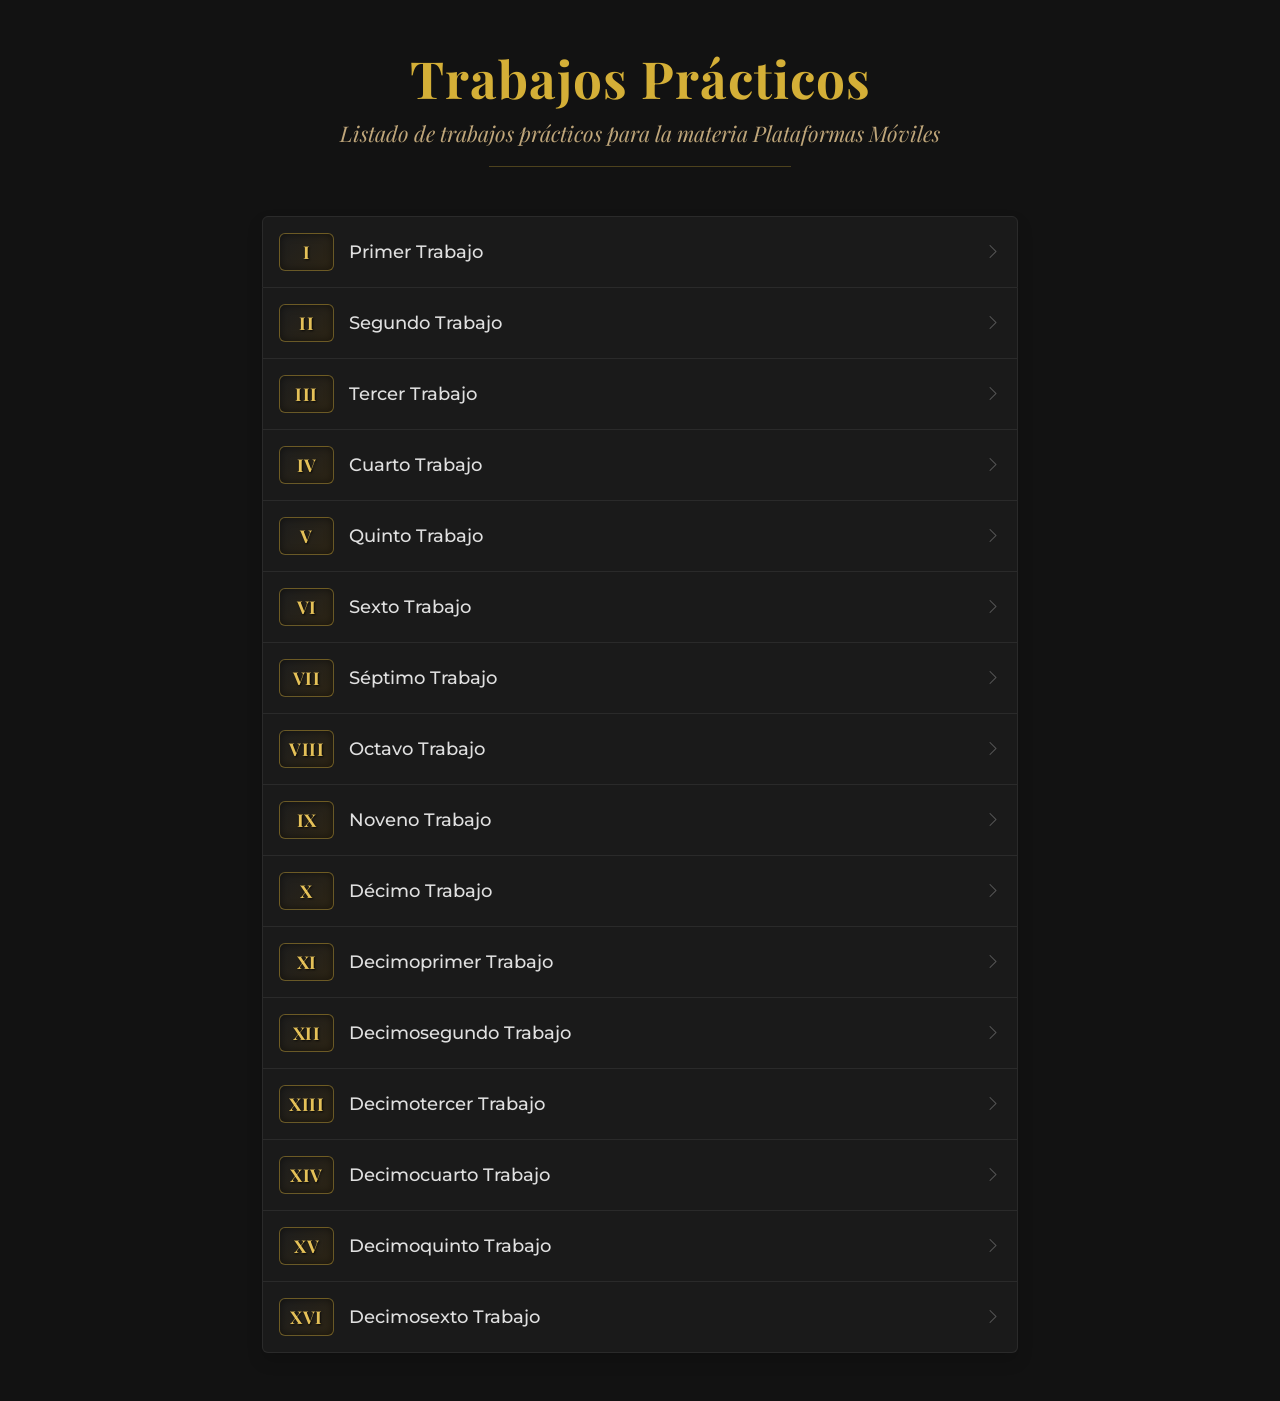
<file: index.html>
<!DOCTYPE html>
<html lang="es">
<head>
  <meta charset="UTF-8">
  <meta name="viewport" content="width=device-width, initial-scale=1.0">
  <title>Trabajos Prácticos - Plataformas Móviles</title>
  
  <link href="https://cdn.jsdelivr.net/npm/bootstrap@5.3.3/dist/css/bootstrap.min.css" rel="stylesheet">
  
  <link rel="preconnect" href="https://fonts.googleapis.com">
  <link rel="preconnect" href="https://fonts.gstatic.com" crossorigin>
  <link href="https://fonts.googleapis.com/css2?family=Montserrat:wght@400;500;600&family=Playfair+Display:ital,wght@0,600;0,700;1,400&display=swap" rel="stylesheet">
  
  <link rel="stylesheet" href="https://cdn.jsdelivr.net/npm/bootstrap-icons@1.11.3/font/bootstrap-icons.min.css">

  <style>
    /* Diseño de colores oscuros y dorado */
    body {
      background-color: #121212; 
      color: #e0e0e0; 
      font-family: 'Montserrat', sans-serif;
    }
    
    /* Tipografía elegante para títulos sin ser exagerada */
    .elegant-title {
      font-family: 'Playfair Display', serif;
      color: #d4af37;
      font-size: 3.2rem; /* Un toque más grande */
      letter-spacing: 1px;
    }

    .elegant-subtitle {
      font-family: 'Playfair Display', serif;
      font-style: italic;
      color: #bfa67a; 
      font-size: 1.35rem; /* Un toque más grande */
    }

    /* Estilos para las filas de trabajos */
    .tp-list-item {
      background-color: #1a1a1a !important; 
      border-color: #2a2a2a !important; 
      color: #e0e0e0 !important;
      font-weight: 500;
      font-size: 1.15rem; /* Un toque más grande para los nombres de los trabajos */
      transition: all 0.3s ease-in-out;
    }

    /* Efecto Hover */
    .tp-list-item:hover {
      background-color: #222222 !important;
      border-color: #d4af37 !important; /* El borde se ilumina en dorado */
      color: #ffffff !important;
      padding-left: 28px; /* Desplazamiento sutil a la derecha */
    }
    
    /* Animación para la flecha del lateral */
    .tp-list-item:hover .bi-chevron-right {
      color: #d4af37 !important;
      transform: translateX(5px);
    }

    .bi-chevron-right {
      transition: all 0.3s ease;
      font-size: 1rem;
      color: #555;
    }

    /* Contenedor diseñado para los números romanos */
    .roman-container {
      display: inline-flex;
      align-items: center;
      justify-content: center;
      min-width: 55px; /* Mantiene la alineación vertical perfecta */
      height: 38px;
      background: linear-gradient(135deg, #1e1e1e, #2d2515);
      border: 1px solid rgba(212, 175, 55, 0.4);
      border-radius: 6px;
      margin-right: 15px;
      box-shadow: inset 0 0 8px rgba(0,0,0,0.5);
      transition: all 0.3s ease;
    }

    /* Reacción del número romano al pasar el mouse */
    .tp-list-item:hover .roman-container {
      border-color: #d4af37;
      background: linear-gradient(135deg, #251f12, #3a301a);
      box-shadow: 0 0 10px rgba(214, 175, 55, 0.2);
    }

    .roman-number {
      font-family: 'Playfair Display', serif;
      color: #e5c158; /* Dorado más vivo para que resalte */
      font-weight: 700;
      font-size: 1.1rem;
      letter-spacing: 0.5px;
      text-shadow: 1px 1px 2px rgba(0, 0, 0, 0.8);
    }
  </style>
</head>
<body>

  <div class="container my-5" style="max-width: 780px;">
    
    <header class="text-center mb-5">
      <h1 class="fw-bold elegant-title mb-2">Trabajos Prácticos</h1>
      <p class="elegant-subtitle">Listado de trabajos prácticos para la materia Plataformas Móviles</p>
      <hr style="border-color: #d4af37; opacity: 0.3; width: 40%; margin: 15px auto 0 auto; height: 2px;">
    </header>

    <main>
      <div class="list-group shadow">
        
        <a href="tp-1/" class="list-group-item list-group-item-action tp-list-item py-3 d-flex align-items-center justify-content-between">
          <div class="d-flex align-items-center">
            <div class="roman-container"><span class="roman-number">I</span></div>
            <span>Primer Trabajo</span>
          </div>
          <i class="bi bi-chevron-right"></i>
        </a>
        
        <a href="tp-2/" class="list-group-item list-group-item-action tp-list-item py-3 d-flex align-items-center justify-content-between">
          <div class="d-flex align-items-center">
            <div class="roman-container"><span class="roman-number">II</span></div>
            <span>Segundo Trabajo</span>
          </div>
          <i class="bi bi-chevron-right"></i>
        </a>
        
        <a href="tp-3/" class="list-group-item list-group-item-action tp-list-item py-3 d-flex align-items-center justify-content-between">
          <div class="d-flex align-items-center">
            <div class="roman-container"><span class="roman-number">III</span></div>
            <span>Tercer Trabajo</span>
          </div>
          <i class="bi bi-chevron-right"></i>
        </a>
        
        <a href="tp-4/" class="list-group-item list-group-item-action tp-list-item py-3 d-flex align-items-center justify-content-between">
          <div class="d-flex align-items-center">
            <div class="roman-container"><span class="roman-number">IV</span></div>
            <span>Cuarto Trabajo</span>
          </div>
          <i class="bi bi-chevron-right"></i>
        </a>
        
        <a href="tp-5/" class="list-group-item list-group-item-action tp-list-item py-3 d-flex align-items-center justify-content-between">
          <div class="d-flex align-items-center">
            <div class="roman-container"><span class="roman-number">V</span></div>
            <span>Quinto Trabajo</span>
          </div>
          <i class="bi bi-chevron-right"></i>
        </a>
        
        <a href="tp-6/" class="list-group-item list-group-item-action tp-list-item py-3 d-flex align-items-center justify-content-between">
          <div class="d-flex align-items-center">
            <div class="roman-container"><span class="roman-number">VI</span></div>
            <span>Sexto Trabajo</span>
          </div>
          <i class="bi bi-chevron-right"></i>
        </a>
        
        <a href="tp-7/" class="list-group-item list-group-item-action tp-list-item py-3 d-flex align-items-center justify-content-between">
          <div class="d-flex align-items-center">
            <div class="roman-container"><span class="roman-number">VII</span></div>
            <span>Séptimo Trabajo</span>
          </div>
          <i class="bi bi-chevron-right"></i>
        </a>
        
        <a href="tp-8/" class="list-group-item list-group-item-action tp-list-item py-3 d-flex align-items-center justify-content-between">
          <div class="d-flex align-items-center">
            <div class="roman-container"><span class="roman-number">VIII</span></div>
            <span>Octavo Trabajo</span>
          </div>
          <i class="bi bi-chevron-right"></i>
        </a>
        
        <a href="tp-9/" class="list-group-item list-group-item-action tp-list-item py-3 d-flex align-items-center justify-content-between">
          <div class="d-flex align-items-center">
            <div class="roman-container"><span class="roman-number">IX</span></div>
            <span>Noveno Trabajo</span>
          </div>
          <i class="bi bi-chevron-right"></i>
        </a>
        
        <a href="tp-10/" class="list-group-item list-group-item-action tp-list-item py-3 d-flex align-items-center justify-content-between">
          <div class="d-flex align-items-center">
            <div class="roman-container"><span class="roman-number">X</span></div>
            <span>Décimo Trabajo</span>
          </div>
          <i class="bi bi-chevron-right"></i>
        </a>
        
        <a href="tp-11/" class="list-group-item list-group-item-action tp-list-item py-3 d-flex align-items-center justify-content-between">
          <div class="d-flex align-items-center">
            <div class="roman-container"><span class="roman-number">XI</span></div>
            <span>Decimoprimer Trabajo</span>
          </div>
          <i class="bi bi-chevron-right"></i>
        </a>
        
        <a href="tp-12/" class="list-group-item list-group-item-action tp-list-item py-3 d-flex align-items-center justify-content-between">
          <div class="d-flex align-items-center">
            <div class="roman-container"><span class="roman-number">XII</span></div>
            <span>Decimosegundo Trabajo</span>
          </div>
          <i class="bi bi-chevron-right"></i>
        </a>
        
        <a href="tp-13/" class="list-group-item list-group-item-action tp-list-item py-3 d-flex align-items-center justify-content-between">
          <div class="d-flex align-items-center">
            <div class="roman-container"><span class="roman-number">XIII</span></div>
            <span>Decimotercer Trabajo</span>
          </div>
          <i class="bi bi-chevron-right"></i>
        </a>
        
        <a href="tp-14/" class="list-group-item list-group-item-action tp-list-item py-3 d-flex align-items-center justify-content-between">
          <div class="d-flex align-items-center">
            <div class="roman-container"><span class="roman-number">XIV</span></div>
            <span>Decimocuarto Trabajo</span>
          </div>
          <i class="bi bi-chevron-right"></i>
        </a>
        
        <a href="tp-15/" class="list-group-item list-group-item-action tp-list-item py-3 d-flex align-items-center justify-content-between">
          <div class="d-flex align-items-center">
            <div class="roman-container"><span class="roman-number">XV</span></div>
            <span>Decimoquinto Trabajo</span>
          </div>
          <i class="bi bi-chevron-right"></i>
        </a>
        
        <a href="tp-16/" class="list-group-item list-group-item-action tp-list-item py-3 d-flex align-items-center justify-content-between">
          <div class="d-flex align-items-center">
            <div class="roman-container"><span class="roman-number">XVI</span></div>
            <span>Decimosexto Trabajo</span>
          </div>
          <i class="bi bi-chevron-right"></i>
        </a>

      </div>
    </main>
  </div>

</body>
</html>
</file>
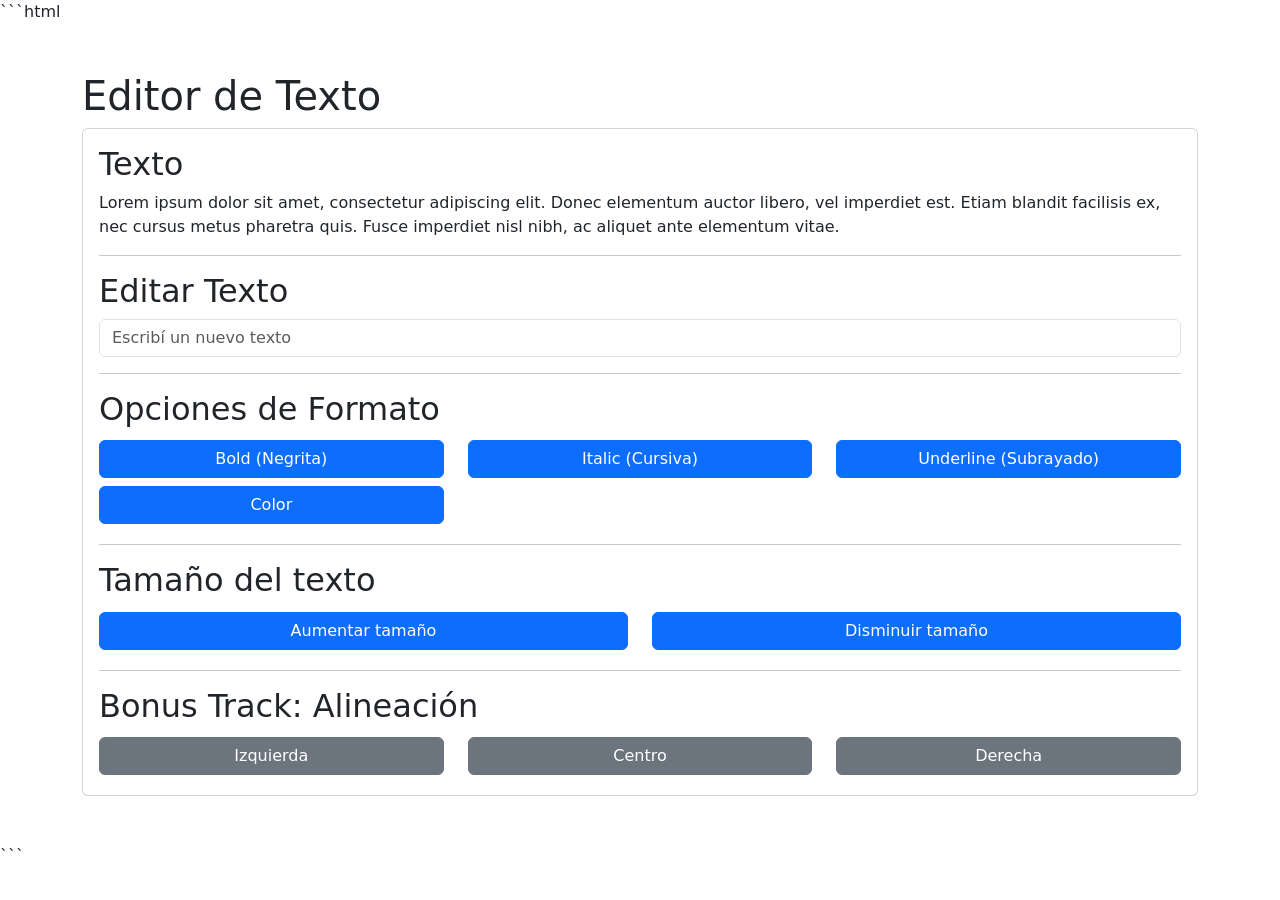
<file: tp-12/index.html>
```html
<!DOCTYPE html>
<html>
<head>
    <meta charset="utf-8">
    <meta name="viewport" content="width=device-width, initial-scale=1">
    <title>Editor de Texto - DOM y JavaScript</title>

    <link href="https://cdn.jsdelivr.net/npm/bootstrap@5.3.6/dist/css/bootstrap.min.css"
        rel="stylesheet"
        integrity="sha384-4Q6Gf2aSP4eDXB8Miphtr37CMZZQ5oXLH2yaXMJ2w8e2ZtHTl7GptT4jmndRuHDT"
        crossorigin="anonymous">
</head>

<body>

    <div class="container my-1 my-sm-2 my-md-4 my-lg-5">

        <h1>Editor de Texto</h1>

        <div class="card">
            <div class="card-body">

                <h2>Texto</h2>

                <p class="texto" id="texto">
                    Lorem ipsum dolor sit amet, consectetur adipiscing elit.
                    Donec elementum auctor libero, vel imperdiet est.
                    Etiam blandit facilisis ex, nec cursus metus pharetra quis.
                    Fusce imperdiet nisl nibh, ac aliquet ante elementum vitae.
                </p>

                <hr class="hr">

                <h2>Editar Texto</h2>

                <!--
                    Este input permite escribir un nuevo texto.
                    Luego, desde JavaScript, obtenemos su valor y
                    lo mostramos dentro del párrafo.
                -->
                <input
                    type="text"
                    id="input-texto"
                    class="form-control"
                    placeholder="Escribí un nuevo texto"
                >

                <hr class="hr">

                <h2>Opciones de Formato</h2>

                <div class="row">

                    <div class="col-12 col-md-4 my-1">
                        <button
                            id="btn-negrita"
                            class="btn d-block w-100 btn-primary"
                            data-formato="negrita">
                            Bold (Negrita)
                        </button>
                    </div>

                    <div class="col-12 col-md-4 my-1">
                        <button
                            id="btn-cursiva"
                            class="btn d-block w-100 btn-primary"
                            data-formato="cursiva">
                            Italic (Cursiva)
                        </button>
                    </div>

                    <div class="col-12 col-md-4 my-1">
                        <button
                            id="btn-subrayado"
                            class="btn d-block w-100 btn-primary"
                            data-formato="subrayado">
                            Underline (Subrayado)
                        </button>
                    </div>

                    <!-- Nuevo estilo: color -->
                    <div class="col-12 col-md-4 my-1">
                        <button
                            id="btn-color"
                            class="btn d-block w-100 btn-primary"
                            data-formato="color">
                            Color
                        </button>
                    </div>

                </div>

                <hr class="hr">

                <h2>Tamaño del texto</h2>

                <div class="row">

                    <div class="col-12 col-md-6 my-1">
                        <button
                            id="btn-aumentar"
                            class="btn d-block w-100 btn-primary">
                            Aumentar tamaño
                        </button>
                    </div>

                    <div class="col-12 col-md-6 my-1">
                        <button
                            id="btn-disminuir"
                            class="btn d-block w-100 btn-primary">
                            Disminuir tamaño
                        </button>
                    </div>

                </div>

                <hr class="hr">

                <h2>Bonus Track: Alineación</h2>

                <div class="row">

                    <div class="col-12 col-md-4 my-1">
                        <button
                            id="btn-izquierda"
                            class="btn d-block w-100 btn-secondary">
                            Izquierda
                        </button>
                    </div>

                    <div class="col-12 col-md-4 my-1">
                        <button
                            id="btn-centro"
                            class="btn d-block w-100 btn-secondary">
                            Centro
                        </button>
                    </div>

                    <div class="col-12 col-md-4 my-1">
                        <button
                            id="btn-derecha"
                            class="btn d-block w-100 btn-secondary">
                            Derecha
                        </button>
                    </div>

                </div>

            </div>
        </div>
    </div>

    <script src="https://cdn.jsdelivr.net/npm/bootstrap@5.3.6/dist/js/bootstrap.bundle.min.js"
        integrity="sha384-j1CDi7MgGQ12Z7Qab0qlWQ/Qqz24Gc6BM0thvEMVjHnfYGF0rmFCozFSxQBxwHKO"
        crossorigin="anonymous">
    </script>

    <script src="editor.js"></script>

</body>
</html>
```
</file>
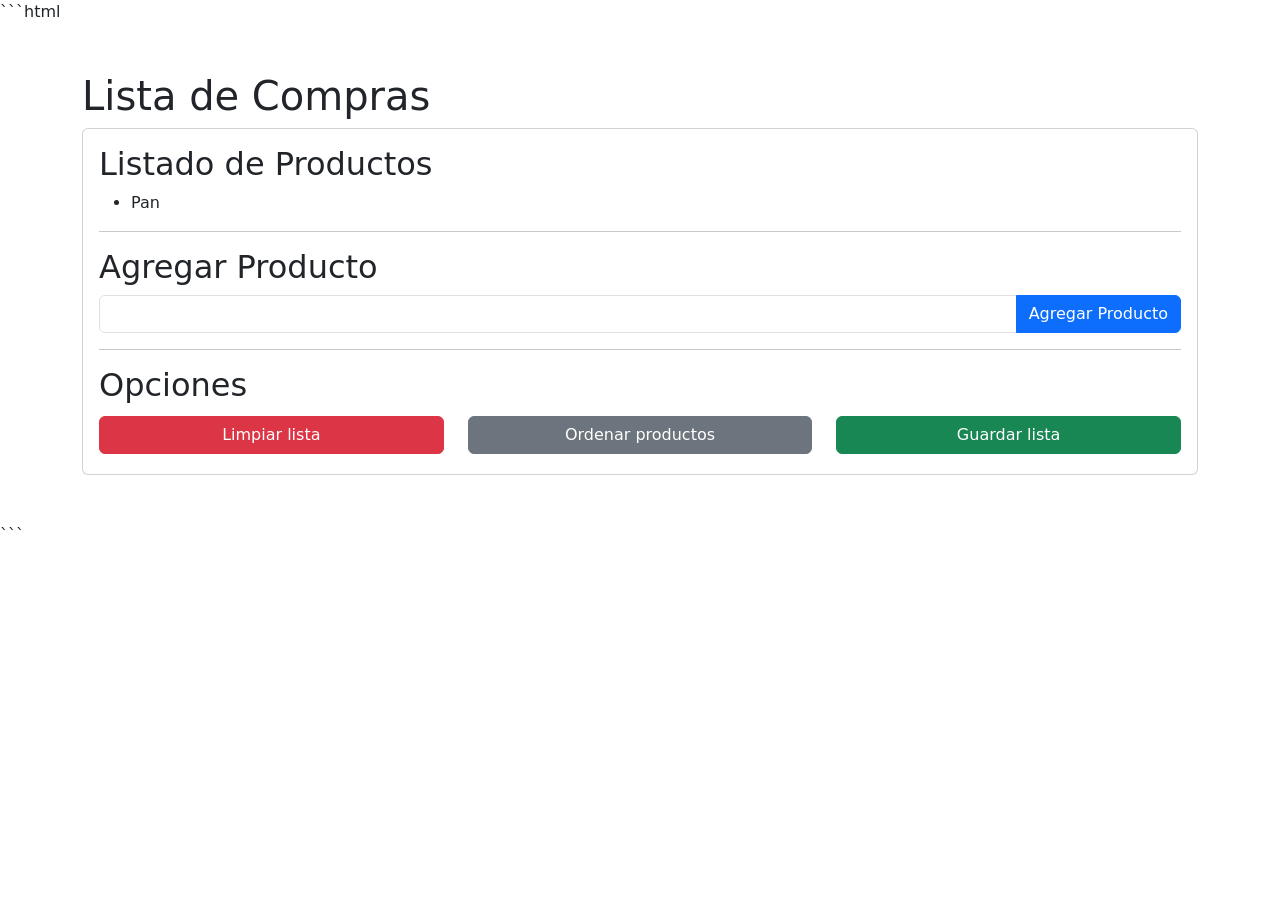
<file: tp-13/index.html>
```html
<!DOCTYPE html>
<html>
<head>
    <meta charset="utf-8">
    <meta name="viewport" content="width=device-width, initial-scale=1">
    <title>Lista de Compras - DOM y JavaScript</title>

    <link href="https://cdn.jsdelivr.net/npm/bootstrap@5.3.6/dist/css/bootstrap.min.css"
        rel="stylesheet"
        integrity="sha384-4Q6Gf2aSP4eDXB8Miphtr37CMZZQ5oXLH2yaXMJ2w8e2ZtHTl7GptT4jmndRuHDT"
        crossorigin="anonymous">
</head>

<body>

    <div class="container my-1 my-sm-2 my-md-4 my-lg-5">

        <h1>Lista de Compras</h1>

        <div class="card">
            <div class="card-body">

                <h2>Listado de Productos</h2>

                <ul id="lista-productos">
                    <li>Pan</li>
                </ul>

                <hr class="hr">

                <h2>Agregar Producto</h2>

                <form id="form-producto">

                    <div class="input-group mb-3">

                        <input
                            type="text"
                            class="form-control"
                            aria-label="Nombre del Producto">

                        <button
                            class="btn btn-primary"
                            type="submit">
                            Agregar Producto
                        </button>

                    </div>

                </form>

                <hr class="hr">

                <h2>Opciones</h2>

                <div class="row">

                    <!-- Limpiar lista -->
                    <div class="col-12 col-md-4 my-1">

                        <button
                            id="btn-limpiar"
                            class="btn btn-danger d-block w-100"
                            type="button">
                            Limpiar lista
                        </button>

                    </div>

                    <!-- Ordenar lista -->
                    <div class="col-12 col-md-4 my-1">

                        <button
                            id="btn-ordenar"
                            class="btn btn-secondary d-block w-100"
                            type="button">
                            Ordenar productos
                        </button>

                    </div>

                    <!-- Guardar lista -->
                    <div class="col-12 col-md-4 my-1">

                        <button
                            id="btn-guardar"
                            class="btn btn-success d-block w-100"
                            type="button">
                            Guardar lista
                        </button>

                    </div>

                </div>

            </div>
        </div>

    </div>

    <script src="https://cdn.jsdelivr.net/npm/bootstrap@5.3.6/dist/js/bootstrap.bundle.min.js"
        integrity="sha384-j1CDi7MgGQ12Z7Qab0qlWQ/Qqz24Gc6BM0thvEMVjHnfYGF0rmFCozFSxQBxwHKO"
        crossorigin="anonymous">
    </script>

    <script type="text/javascript">

        /**
         * agregarProducto()
         *
         * Esta función recibe el nombre de un producto
         * y lo agrega a la lista.
         */
        function agregarProducto(nombreProducto) {

            const listaProductos = document.querySelector("#lista-productos");

            const nuevoProducto = document.createElement("li");

            nuevoProducto.innerText = nombreProducto;

            listaProductos.append(nuevoProducto);

        }


        /**
         * handlerFormulario()
         *
         * Se ejecuta cuando se envía el formulario.
         */
        function handlerFormulario(evento) {

            evento.preventDefault();

            const input = evento.target.querySelector("input");

            const nombreProducto = input.value;

            input.value = "";

            if (nombreProducto != "") {

                agregarProducto(nombreProducto);

            }

        }


        /**
         * Asociamos el evento submit al formulario.
         */
        document
            .querySelector("#form-producto")
            .addEventListener("submit", handlerFormulario);


        /**
         * ELIMINAR PRODUCTOS
         *
         * Agregamos un evento a la lista.
         *
         * Cuando se hace click sobre un producto,
         * se elimina ese elemento.
         */
        document
            .querySelector("#lista-productos")
            .addEventListener("click", function(evento) {

                evento.target.remove();

            });


        /**
         * LIMPIAR LA LISTA
         *
         * remove() elimina elementos del DOM.
         *
         * Mientras la lista tenga un primer elemento,
         * lo eliminamos.
         */
        document
            .querySelector("#btn-limpiar")
            .addEventListener("click", function() {

                const listaProductos = document.querySelector("#lista-productos");

                while (listaProductos.firstElementChild) {

                    listaProductos.firstElementChild.remove();

                }

            });


        /**
         * ORDENAR PRODUCTOS
         *
         * Obtenemos todos los elementos li de la lista.
         *
         * Luego los convertimos en una lista para poder
         * ordenarlos y finalmente volver a agregarlos.
         */
        document
            .querySelector("#btn-ordenar")
            .addEventListener("click", function() {

                const listaProductos = document.querySelector("#lista-productos");

                const productos = Array.from(listaProductos.querySelectorAll("li"));

                productos.sort(function(a, b) {

                    return a.innerText.localeCompare(b.innerText);

                });

                productos.forEach(function(producto) {

                    listaProductos.append(producto);

                });

            });


        /**
         * BONUS TRACK 1
         *
         * EDITAR PRODUCTOS
         *
         * Cuando hacemos doble click sobre un producto,
         * pedimos un nuevo nombre.
         */
        document
            .querySelector("#lista-productos")
            .addEventListener("dblclick", function(evento) {

                const nuevoNombre = prompt(
                    "Escribí el nuevo nombre del producto:"
                );

                if (nuevoNombre != null && nuevoNombre != "") {

                    evento.target.innerText = nuevoNombre;

                }

            });


        /**
         * BONUS TRACK 2
         *
         * MARCAR PRODUCTOS COMO COMPRADOS
         *
         * Cuando hacemos click sobre un producto,
         * cambiamos su estilo para tacharlo.
         */
        document
            .querySelector("#lista-productos")
            .addEventListener("click", function(evento) {

                if (evento.target.style.textDecoration == "line-through") {

                    evento.target.style.textDecoration = "none";

                } else {

                    evento.target.style.textDecoration = "line-through";

                }

            });


        /**
         * BONUS TRACK 3
         *
         * PERSISTENCIA LOCAL
         *
         * Guardamos los productos dentro de localStorage.
         */
        document
            .querySelector("#btn-guardar")
            .addEventListener("click", function() {

                const listaProductos = document.querySelector("#lista-productos");

                const productos = listaProductos.querySelectorAll("li");

                const listaParaGuardar = [];

                productos.forEach(function(producto) {

                    listaParaGuardar.push(producto.innerText);

                });

                localStorage.setItem(
                    "listaDeCompras",
                    JSON.stringify(listaParaGuardar)
                );

            });


        /**
         * CARGAR PRODUCTOS GUARDADOS
         *
         * Cuando se abre la página buscamos la lista
         * guardada en localStorage.
         */
        const productosGuardados = localStorage.getItem("listaDeCompras");

        if (productosGuardados != null) {

            const listaGuardada = JSON.parse(productosGuardados);

            const listaProductos = document.querySelector("#lista-productos");

            listaProductos.innerHTML = "";

            listaGuardada.forEach(function(producto) {

                agregarProducto(producto);

            });

        }

    </script>

</body>
</html>
```
</file>
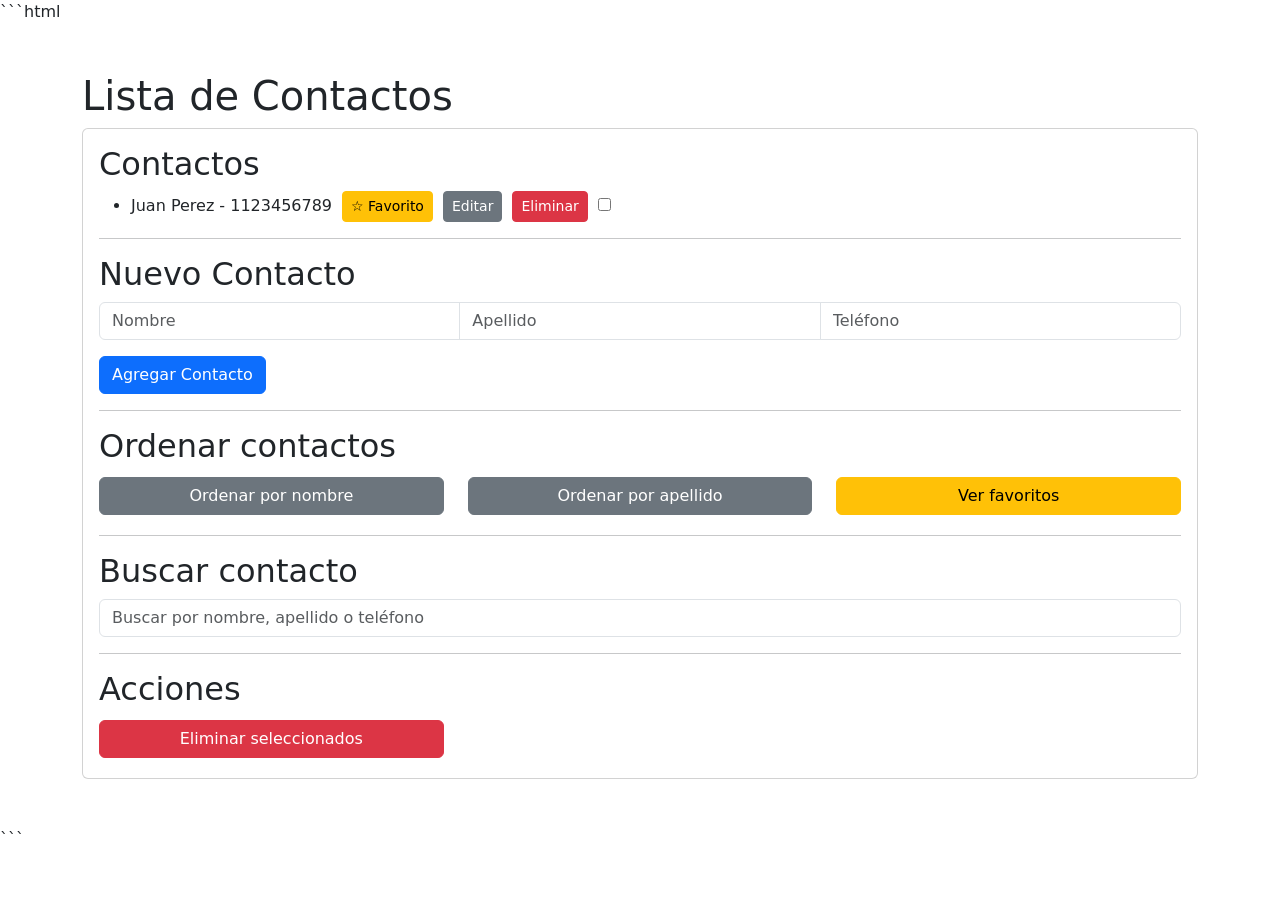
<file: tp-14/index.html>
```html
<!DOCTYPE html>
<html>
<head>
    <meta charset="utf-8">
    <meta name="viewport" content="width=device-width, initial-scale=1">
    <title>Lista de Contactos - DOM y JavaScript</title>

    <link href="https://cdn.jsdelivr.net/npm/bootstrap@5.3.6/dist/css/bootstrap.min.css"
        rel="stylesheet"
        integrity="sha384-4Q6Gf2aSP4eDXB8Miphtr37CMZZQ5oXLH2yaXMJ2w8e2ZtHTl7GptT4jmndRuHDT"
        crossorigin="anonymous">
</head>

<body>

    <div class="container my-1 my-sm-2 my-md-4 my-lg-5">

        <h1>Lista de Contactos</h1>

        <div class="card">
            <div class="card-body">

                <h2>Contactos</h2>

                <ul id="lista-contactos"></ul>

                <hr class="hr">

                <h2>Nuevo Contacto</h2>

                <form id="form-producto">

                    <div class="input-group mb-3">

                        <input
                            type="text"
                            class="form-control"
                            name="nombre"
                            id="input-nombre"
                            placeholder="Nombre"
                            aria-label="Nombre">

                        <input
                            type="text"
                            class="form-control"
                            name="apellido"
                            id="input-apellido"
                            placeholder="Apellido"
                            aria-label="Apellido">

                        <input
                            type="text"
                            class="form-control"
                            name="telefono"
                            id="input-telefono"
                            placeholder="Teléfono"
                            aria-label="Teléfono">

                    </div>

                    <button
                        class="btn btn-primary"
                        type="submit">
                        Agregar Contacto
                    </button>

                </form>

                <hr class="hr">

                <h2>Ordenar contactos</h2>

                <div class="row">

                    <div class="col-12 col-md-4 my-1">
                        <button
                            id="btn-ordenar-nombre"
                            class="btn btn-secondary d-block w-100"
                            type="button">
                            Ordenar por nombre
                        </button>
                    </div>

                    <div class="col-12 col-md-4 my-1">
                        <button
                            id="btn-ordenar-apellido"
                            class="btn btn-secondary d-block w-100"
                            type="button">
                            Ordenar por apellido
                        </button>
                    </div>

                    <div class="col-12 col-md-4 my-1">
                        <button
                            id="btn-favoritos"
                            class="btn btn-warning d-block w-100"
                            type="button">
                            Ver favoritos
                        </button>
                    </div>

                </div>

                <hr class="hr">

                <h2>Buscar contacto</h2>

                <input
                    type="text"
                    id="input-buscar"
                    class="form-control"
                    placeholder="Buscar por nombre, apellido o teléfono">

                <hr class="hr">

                <h2>Acciones</h2>

                <div class="row">

                    <div class="col-12 col-md-4 my-1">
                        <button
                            id="btn-eliminar-seleccionados"
                            class="btn btn-danger d-block w-100"
                            type="button">
                            Eliminar seleccionados
                        </button>
                    </div>

                </div>

            </div>
        </div>

    </div>


    <script src="https://cdn.jsdelivr.net/npm/bootstrap@5.3.6/dist/js/bootstrap.bundle.min.js"
        integrity="sha384-j1CDi7MgGQ12Z7Qab0qlWQ/Qqz24Gc6BM0thvEMVjHnfYGF0rmFCozFSxQBxwHKO"
        crossorigin="anonymous">
    </script>


    <script type="text/javascript">

        let contactos = [
            {
                nombre: 'Juan',
                apellido: 'Perez',
                telefono: '1123456789',
                favorito: false
            },
        ];


        /**
         * agregarContacto()
         *
         * Agrega un nuevo objeto contacto
         * a la lista contactos.
         */
        function agregarContacto(nombre, apellido, telefono) {

            contactos.push({
                nombre: nombre,
                apellido: apellido,
                telefono: telefono,
                favorito: false
            });

            mostrarListado();

        }


        /**
         * mostrarListado()
         *
         * Esta función muestra los contactos
         * guardados en la variable contactos.
         */
        function mostrarListado(listaParaMostrar = contactos) {

            const listaContactos = document.querySelector("#lista-contactos");

            listaContactos.innerHTML = "";


            listaParaMostrar.forEach(function(contacto, posicion) {

                const nuevoContacto = document.createElement("li");

                nuevoContacto.innerText =
                    contacto.nombre + " " +
                    contacto.apellido + " - " +
                    contacto.telefono;


                /**
                 * Botón para marcar como favorito.
                 */
                const botonFavorito = document.createElement("button");

                botonFavorito.innerText =
                    contacto.favorito ? "★ Favorito" : "☆ Favorito";

                botonFavorito.classList.add("btn");
                botonFavorito.classList.add("btn-sm");
                botonFavorito.classList.add("btn-warning");
                botonFavorito.style.marginLeft = "10px";

                botonFavorito.addEventListener("click", function() {

                    contacto.favorito = !contacto.favorito;

                    mostrarListado(listaParaMostrar);

                });


                /**
                 * Botón para editar.
                 *
                 * BONUS TRACK 1
                 */
                const botonEditar = document.createElement("button");

                botonEditar.innerText = "Editar";

                botonEditar.classList.add("btn");
                botonEditar.classList.add("btn-sm");
                botonEditar.classList.add("btn-secondary");

                botonEditar.style.marginLeft = "10px";

                botonEditar.addEventListener("click", function() {

                    const nuevoNombre = prompt(
                        "Nuevo nombre:",
                        contacto.nombre
                    );

                    const nuevoApellido = prompt(
                        "Nuevo apellido:",
                        contacto.apellido
                    );

                    const nuevoTelefono = prompt(
                        "Nuevo teléfono:",
                        contacto.telefono
                    );

                    if (nuevoNombre != null && nuevoNombre != "") {
                        contacto.nombre = nuevoNombre;
                    }

                    if (nuevoApellido != null && nuevoApellido != "") {
                        contacto.apellido = nuevoApellido;
                    }

                    if (nuevoTelefono != null && nuevoTelefono != "") {
                        contacto.telefono = nuevoTelefono;
                    }

                    mostrarListado(listaParaMostrar);

                });


                /**
                 * Botón para eliminar.
                 *
                 * BONUS TRACK 2
                 */
                const botonEliminar = document.createElement("button");

                botonEliminar.innerText = "Eliminar";

                botonEliminar.classList.add("btn");
                botonEliminar.classList.add("btn-sm");
                botonEliminar.classList.add("btn-danger");

                botonEliminar.style.marginLeft = "10px";

                botonEliminar.addEventListener("click", function() {

                    const posicionContacto = contactos.indexOf(contacto);

                    contactos.splice(posicionContacto, 1);

                    mostrarListado();

                });


                /**
                 * Checkbox para seleccionar contactos.
                 *
                 * BONUS TRACK 3
                 */
                const checkbox = document.createElement("input");

                checkbox.type = "checkbox";

                checkbox.classList.add("checkbox-contacto");

                checkbox.dataset.posicion = contactos.indexOf(contacto);

                checkbox.style.marginLeft = "10px";


                nuevoContacto.append(botonFavorito);
                nuevoContacto.append(botonEditar);
                nuevoContacto.append(botonEliminar);
                nuevoContacto.append(checkbox);

                listaContactos.append(nuevoContacto);

            });

        }


        /**
         * handlerFormulario()
         *
         * Obtiene los datos del formulario
         * y llama a agregarContacto().
         */
        function handlerFormulario(e) {

            e.preventDefault();

            const inputNombre =
                e.target.querySelector("#input-nombre");

            const inputApellido =
                e.target.querySelector("#input-apellido");

            const inputTelefono =
                e.target.querySelector("#input-telefono");


            const nombre = inputNombre.value;
            const apellido = inputApellido.value;
            const telefono = inputTelefono.value;


            inputNombre.value = "";
            inputApellido.value = "";
            inputTelefono.value = "";


            if (
                nombre != "" &&
                apellido != "" &&
                telefono != ""
            ) {

                agregarContacto(
                    nombre,
                    apellido,
                    telefono
                );

            }

        }


        /**
         * Asociamos el evento submit al formulario.
         */
        document
            .querySelector("form")
            .addEventListener("submit", handlerFormulario);


        /**
         * ORDENAR POR NOMBRE
         */
        document
            .querySelector("#btn-ordenar-nombre")
            .addEventListener("click", function() {

                contactos.sort(function(a, b) {

                    return a.nombre.localeCompare(b.nombre);

                });

                mostrarListado();

            });


        /**
         * ORDENAR POR APELLIDO
         */
        document
            .querySelector("#btn-ordenar-apellido")
            .addEventListener("click", function() {

                contactos.sort(function(a, b) {

                    return a.apellido.localeCompare(b.apellido);

                });

                mostrarListado();

            });


        /**
         * MOSTRAR FAVORITOS
         */
        document
            .querySelector("#btn-favoritos")
            .addEventListener("click", function() {

                const favoritos = contactos.filter(function(contacto) {

                    return contacto.favorito == true;

                });

                mostrarListado(favoritos);

            });


        /**
         * BONUS TRACK 4
         *
         * BUSCADOR
         *
         * Filtra por nombre, apellido o teléfono.
         */
        document
            .querySelector("#input-buscar")
            .addEventListener("input", function() {

                const textoBuscado =
                    this.value.toLowerCase();

                const contactosEncontrados =
                    contactos.filter(function(contacto) {

                        return (
                            contacto.nombre.toLowerCase().includes(textoBuscado) ||
                            contacto.apellido.toLowerCase().includes(textoBuscado) ||
                            contacto.telefono.includes(textoBuscado)
                        );

                    });

                mostrarListado(contactosEncontrados);

            });


        /**
         * BONUS TRACK 3
         *
         * ELIMINAR VARIOS CONTACTOS
         *
         * Buscamos todos los checkbox seleccionados
         * y eliminamos esos contactos.
         */
        document
            .querySelector("#btn-eliminar-seleccionados")
            .addEventListener("click", function() {

                const checkboxSeleccionados =
                    document.querySelectorAll(
                        ".checkbox-contacto:checked"
                    );


                const posicionesAEliminar = [];


                checkboxSeleccionados.forEach(function(checkbox) {

                    posicionesAEliminar.push(
                        Number(checkbox.dataset.posicion)
                    );

                });


                posicionesAEliminar.sort(function(a, b) {

                    return b - a;

                });


                posicionesAEliminar.forEach(function(posicion) {

                    contactos.splice(posicion, 1);

                });


                mostrarListado();

            });


        /**
         * Mostramos los contactos iniciales
         * cuando se carga la página.
         */
        mostrarListado();

    </script>

</body>
</html>
```
</file>
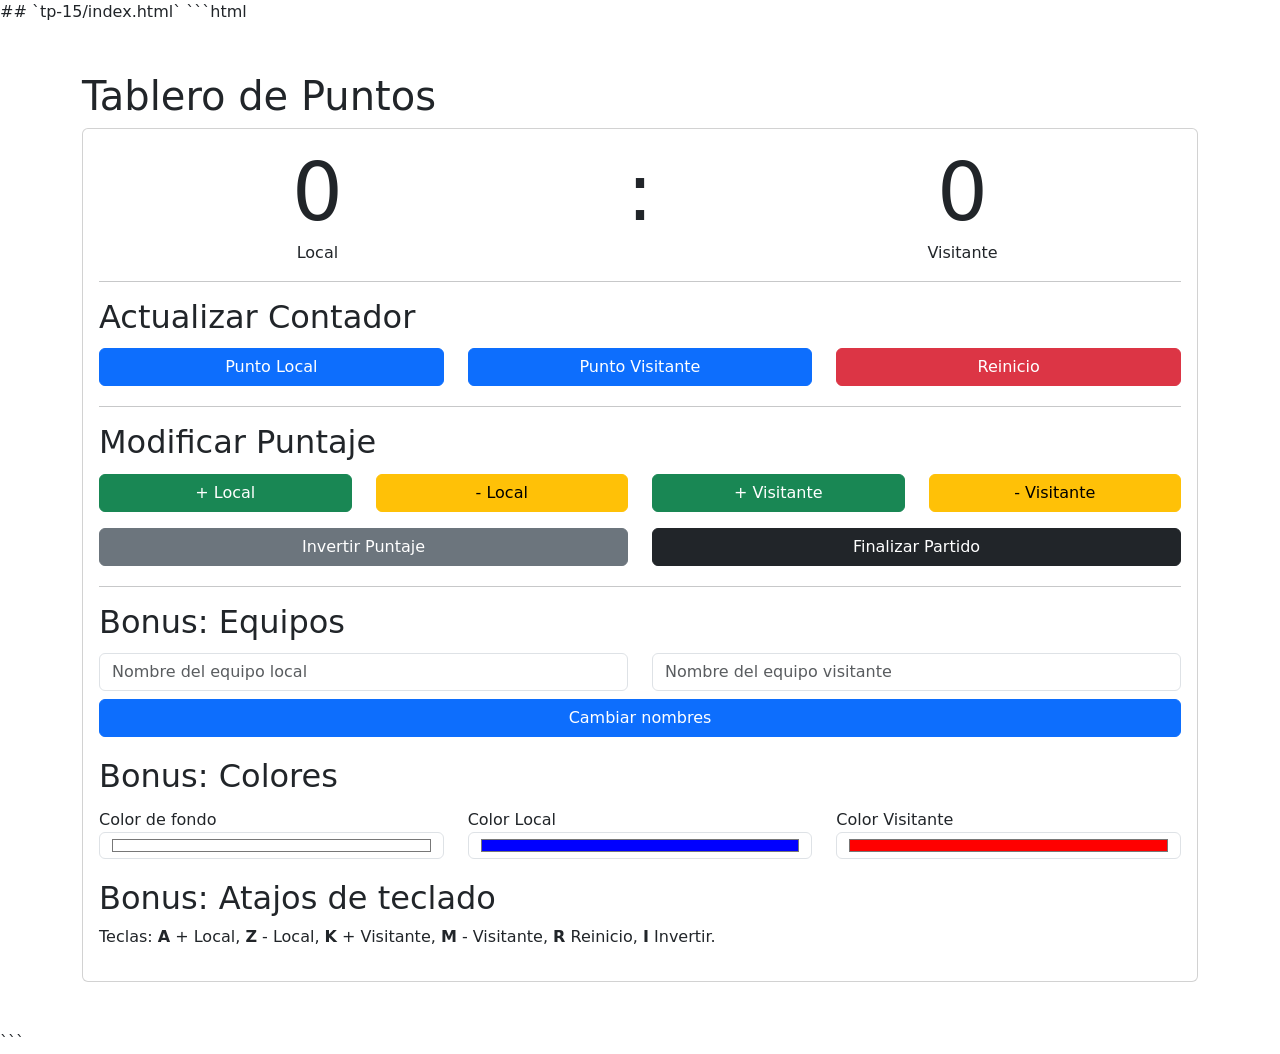
<file: tp-15/index.html>
## `tp-15/index.html`

```html
<!DOCTYPE html>
<html>
<head>
    <meta charset="utf-8">
    <meta name="viewport" content="width=device-width, initial-scale=1">
    <title>Tablero de Puntos - DOM y JavaScript</title>

    <link href="https://cdn.jsdelivr.net/npm/bootstrap@5.3.6/dist/css/bootstrap.min.css"
          rel="stylesheet"
          integrity="sha384-4Q6Gf2aSP4eDXB8Miphtr37CMZZQ5oXLH2yaXMJ2w8e2ZtHTl7GptT4jmndRuHDT"
          crossorigin="anonymous">
</head>

<body>

    <div class="container my-1 my-sm-2 my-md-4 my-lg-5">

        <h1>Tablero de Puntos</h1>

        <div class="card">
            <div class="card-body">

                <!-- Nombres de los equipos -->
                <div class="row text-center">
                    <div class="col-5">
                        <span id="puntaje-local" class="display-1">0</span>
                        <p id="nombre-local" class="m-0">Local</p>
                    </div>

                    <div class="col-2">
                        <span class="display-1">:</span>
                    </div>

                    <div class="col-5">
                        <span id="puntaje-visitante" class="display-1">0</span>
                        <p id="nombre-visitante" class="m-0">Visitante</p>
                    </div>
                </div>

                <hr class="hr">

                <h2>Actualizar Contador</h2>

                <div class="row">

                    <!-- Punto Local -->
                    <div class="col-12 col-sm-4 my-1">
                        <button id="btn-punto-local"
                                class="btn d-block w-100 btn-primary">
                            Punto Local
                        </button>
                    </div>

                    <!-- Punto Visitante -->
                    <div class="col-12 col-sm-4 my-1">
                        <button id="btn-punto-visitante"
                                class="btn d-block w-100 btn-primary">
                            Punto Visitante
                        </button>
                    </div>

                    <!-- Reinicio -->
                    <div class="col-12 col-sm-4 my-1">
                        <button id="btn-reinicio"
                                class="btn d-block w-100 btn-danger">
                            Reinicio
                        </button>
                    </div>

                </div>

                <hr class="hr">

                <h2>Modificar Puntaje</h2>

                <div class="row">

                    <!-- Local + -->
                    <div class="col-12 col-sm-3 my-1">
                        <button id="btn-sumar-local"
                                class="btn d-block w-100 btn-success">
                            + Local
                        </button>
                    </div>

                    <!-- Local - -->
                    <div class="col-12 col-sm-3 my-1">
                        <button id="btn-restar-local"
                                class="btn d-block w-100 btn-warning">
                            - Local
                        </button>
                    </div>

                    <!-- Visitante + -->
                    <div class="col-12 col-sm-3 my-1">
                        <button id="btn-sumar-visitante"
                                class="btn d-block w-100 btn-success">
                            + Visitante
                        </button>
                    </div>

                    <!-- Visitante - -->
                    <div class="col-12 col-sm-3 my-1">
                        <button id="btn-restar-visitante"
                                class="btn d-block w-100 btn-warning">
                            - Visitante
                        </button>
                    </div>

                </div>

                <div class="row mt-2">

                    <!-- Invertir -->
                    <div class="col-12 col-sm-6 my-1">
                        <button id="btn-invertir"
                                class="btn d-block w-100 btn-secondary">
                            Invertir Puntaje
                        </button>
                    </div>

                    <!-- Finalizar -->
                    <div class="col-12 col-sm-6 my-1">
                        <button id="btn-finalizar"
                                class="btn d-block w-100 btn-dark">
                            Finalizar Partido
                        </button>
                    </div>

                </div>

                <hr class="hr">

                <!-- BONUS: cambiar nombres -->
                <h2>Bonus: Equipos</h2>

                <div class="row">

                    <div class="col-12 col-sm-6 my-1">
                        <input id="input-nombre-local"
                               class="form-control"
                               type="text"
                               placeholder="Nombre del equipo local">
                    </div>

                    <div class="col-12 col-sm-6 my-1">
                        <input id="input-nombre-visitante"
                               class="form-control"
                               type="text"
                               placeholder="Nombre del equipo visitante">
                    </div>

                    <div class="col-12 my-1">
                        <button id="btn-cambiar-nombres"
                                class="btn btn-primary w-100">
                            Cambiar nombres
                        </button>
                    </div>

                </div>

                <!-- BONUS: colores -->
                <h2 class="mt-3">Bonus: Colores</h2>

                <div class="row">

                    <div class="col-12 col-sm-4 my-1">
                        <label for="color-fondo">Color de fondo</label>
                        <input id="color-fondo"
                               class="form-control"
                               type="color"
                               value="#ffffff">
                    </div>

                    <div class="col-12 col-sm-4 my-1">
                        <label for="color-local">Color Local</label>
                        <input id="color-local"
                               class="form-control"
                               type="color"
                               value="#0000ff">
                    </div>

                    <div class="col-12 col-sm-4 my-1">
                        <label for="color-visitante">Color Visitante</label>
                        <input id="color-visitante"
                               class="form-control"
                               type="color"
                               value="#ff0000">
                    </div>

                </div>

                <!-- BONUS: atajos -->
                <h2 class="mt-3">Bonus: Atajos de teclado</h2>

                <p>
                    Teclas:
                    <strong>A</strong> + Local,
                    <strong>Z</strong> - Local,
                    <strong>K</strong> + Visitante,
                    <strong>M</strong> - Visitante,
                    <strong>R</strong> Reinicio,
                    <strong>I</strong> Invertir.
                </p>

            </div>
        </div>
    </div>

    <script>

        // Puntajes iniciales
        let puntajeLocal = 0;
        let puntajeVisitante = 0;

        // Elementos del DOM
        let mostrarPuntajeLocal = document.querySelector("#puntaje-local");
        let mostrarPuntajeVisitante = document.querySelector("#puntaje-visitante");

        let nombreLocal = document.querySelector("#nombre-local");
        let nombreVisitante = document.querySelector("#nombre-visitante");

        // Botones principales
        let btnPuntoLocal = document.querySelector("#btn-punto-local");
        let btnPuntoVisitante = document.querySelector("#btn-punto-visitante");
        let btnReinicio = document.querySelector("#btn-reinicio");

        // Botones para sumar y restar
        let btnSumarLocal = document.querySelector("#btn-sumar-local");
        let btnRestarLocal = document.querySelector("#btn-restar-local");

        let btnSumarVisitante = document.querySelector("#btn-sumar-visitante");
        let btnRestarVisitante = document.querySelector("#btn-restar-visitante");

        // Otros botones
        let btnInvertir = document.querySelector("#btn-invertir");
        let btnFinalizar = document.querySelector("#btn-finalizar");

        // Bonus: nombres
        let inputNombreLocal = document.querySelector("#input-nombre-local");
        let inputNombreVisitante = document.querySelector("#input-nombre-visitante");
        let btnCambiarNombres = document.querySelector("#btn-cambiar-nombres");

        // Bonus: colores
        let colorFondo = document.querySelector("#color-fondo");
        let colorLocal = document.querySelector("#color-local");
        let colorVisitante = document.querySelector("#color-visitante");

        // --------------------------------------------------
        // ACTUALIZAR PUNTAJE
        // --------------------------------------------------

        function actualizarPuntaje() {

            mostrarPuntajeLocal.innerText = puntajeLocal;
            mostrarPuntajeVisitante.innerText = puntajeVisitante;

        }

        // --------------------------------------------------
        // SUMAR PUNTO LOCAL
        // --------------------------------------------------

        function sumarPuntoLocal() {

            puntajeLocal = puntajeLocal + 1;

            actualizarPuntaje();

        }

        // --------------------------------------------------
        // SUMAR PUNTO VISITANTE
        // --------------------------------------------------

        function sumarPuntoVisitante() {

            puntajeVisitante = puntajeVisitante + 1;

            actualizarPuntaje();

        }

        // --------------------------------------------------
        // RESTAR PUNTO LOCAL
        // --------------------------------------------------

        function restarPuntoLocal() {

            if (puntajeLocal > 0) {

                puntajeLocal = puntajeLocal - 1;

                actualizarPuntaje();

            }

        }

        // --------------------------------------------------
        // RESTAR PUNTO VISITANTE
        // --------------------------------------------------

        function restarPuntoVisitante() {

            if (puntajeVisitante > 0) {

                puntajeVisitante = puntajeVisitante - 1;

                actualizarPuntaje();

            }

        }

        // --------------------------------------------------
        // REINICIAR
        // --------------------------------------------------

        function reiniciar() {

            puntajeLocal = 0;
            puntajeVisitante = 0;

            actualizarPuntaje();

            // Volvemos a habilitar los botones
            btnPuntoLocal.disabled = false;
            btnPuntoVisitante.disabled = false;

            btnSumarLocal.disabled = false;
            btnRestarLocal.disabled = false;

            btnSumarVisitante.disabled = false;
            btnRestarVisitante.disabled = false;

            btnInvertir.disabled = false;
            btnFinalizar.disabled = false;

        }

        // --------------------------------------------------
        // INVERTIR PUNTAJE
        // --------------------------------------------------

        function invertirPuntaje() {

            let puntajeTemporal = puntajeLocal;

            puntajeLocal = puntajeVisitante;
            puntajeVisitante = puntajeTemporal;

            actualizarPuntaje();

        }

        // --------------------------------------------------
        // FINALIZAR PARTIDO
        // --------------------------------------------------

        function finalizarPartido() {

            btnPuntoLocal.disabled = true;
            btnPuntoVisitante.disabled = true;

            btnSumarLocal.disabled = true;
            btnRestarLocal.disabled = true;

            btnSumarVisitante.disabled = true;
            btnRestarVisitante.disabled = true;

            btnInvertir.disabled = true;

        }

        // --------------------------------------------------
        // EVENTOS DE LOS BOTONES
        // --------------------------------------------------

        btnPuntoLocal.addEventListener("click", sumarPuntoLocal);

        btnPuntoVisitante.addEventListener("click", sumarPuntoVisitante);

        btnSumarLocal.addEventListener("click", sumarPuntoLocal);

        btnRestarLocal.addEventListener("click", restarPuntoLocal);

        btnSumarVisitante.addEventListener("click", sumarPuntoVisitante);

        btnRestarVisitante.addEventListener("click", restarPuntoVisitante);

        btnReinicio.addEventListener("click", reiniciar);

        btnInvertir.addEventListener("click", invertirPuntaje);

        btnFinalizar.addEventListener("click", finalizarPartido);


        // ==================================================
        // BONUS 1: CAMBIAR NOMBRES
        // ==================================================

        btnCambiarNombres.addEventListener("click", function() {

            let nuevoNombreLocal = inputNombreLocal.value;
            let nuevoNombreVisitante = inputNombreVisitante.value;

            if (nuevoNombreLocal != "") {

                nombreLocal.innerText = nuevoNombreLocal;

            }

            if (nuevoNombreVisitante != "") {

                nombreVisitante.innerText = nuevoNombreVisitante;

            }

        });


        // ==================================================
        // BONUS 2: CAMBIAR COLORES
        // ==================================================

        colorFondo.addEventListener("input", function() {

            document.body.style.backgroundColor = colorFondo.value;

        });

        colorLocal.addEventListener("input", function() {

            mostrarPuntajeLocal.style.color = colorLocal.value;
            nombreLocal.style.color = colorLocal.value;

        });

        colorVisitante.addEventListener("input", function() {

            mostrarPuntajeVisitante.style.color = colorVisitante.value;
            nombreVisitante.style.color = colorVisitante.value;

        });


        // ==================================================
        // BONUS 3: ATAJOS DE TECLADO
        // ==================================================

        document.addEventListener("keydown", function(evento) {

            if (evento.key == "a" || evento.key == "A") {

                sumarPuntoLocal();

            }

            if (evento.key == "z" || evento.key == "Z") {

                restarPuntoLocal();

            }

            if (evento.key == "k" || evento.key == "K") {

                sumarPuntoVisitante();

            }

            if (evento.key == "m" || evento.key == "M") {

                restarPuntoVisitante();

            }

            if (evento.key == "r" || evento.key == "R") {

                reiniciar();

            }

            if (evento.key == "i" || evento.key == "I") {

                invertirPuntaje();

            }

        });

    </script>

    <script src="https://cdn.jsdelivr.net/npm/bootstrap@5.3.6/dist/js/bootstrap.bundle.min.js"
            integrity="sha384-j1CDi7MgGQ12Z7Qab0qlWQ/Qqz24Gc6BM0thvEMVjHnfYGF0rmFCozFSxQBxwHKO"
            crossorigin="anonymous">
    </script>

</body>
</html>
```
</file>
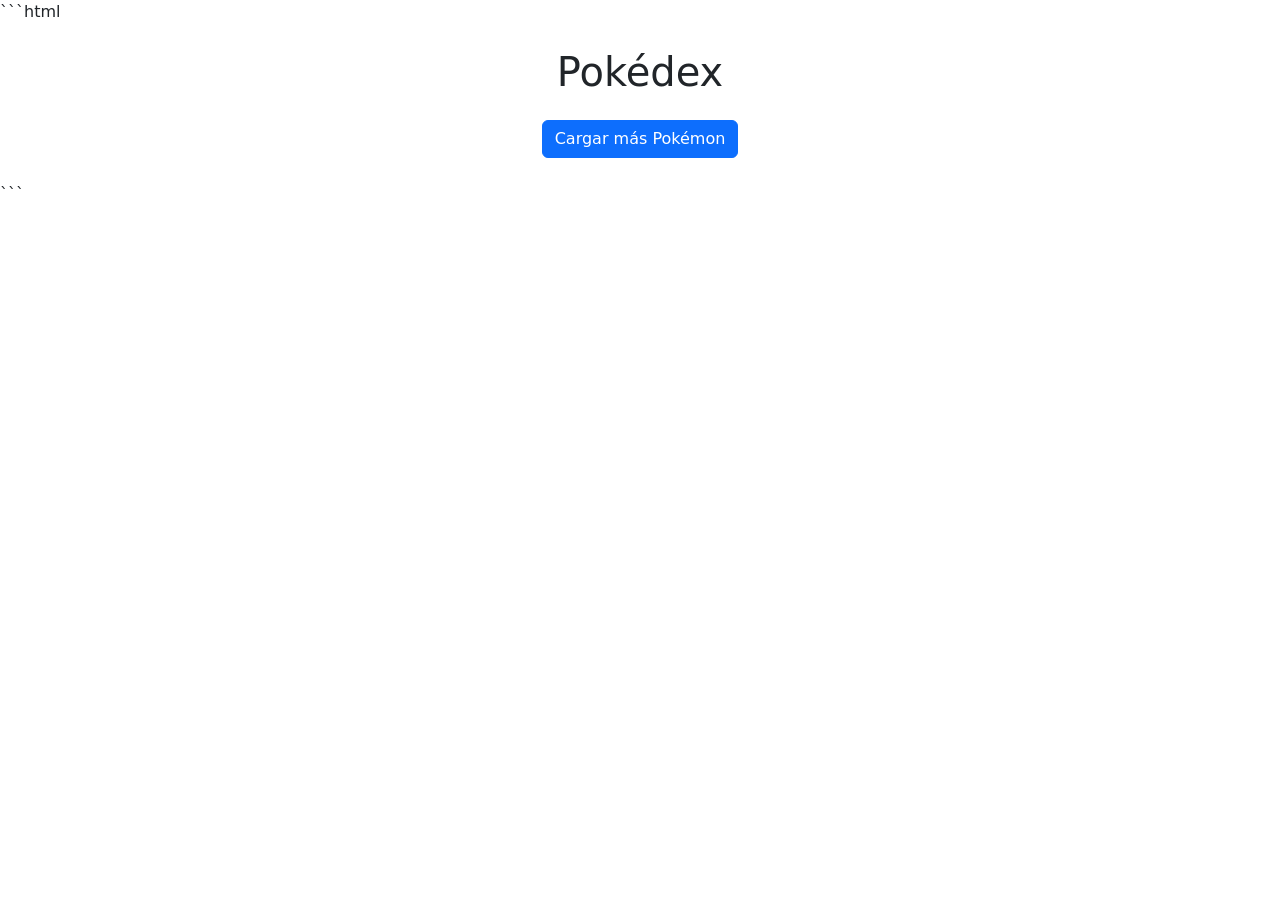
<file: tp-16/index.html>
```html
<!DOCTYPE html>
<html lang="es">

<head>
    <meta charset="UTF-8">
    <meta name="viewport" content="width=device-width, initial-scale=1">

    <title>Pokédex - PokéAPI</title>

    <link href="https://cdn.jsdelivr.net/npm/bootstrap@5.3.6/dist/css/bootstrap.min.css"
          rel="stylesheet"
          integrity="sha384-4Q6Gf2aSP4eDXB8Miphtr37CMZZQ5oXLH2yaXMJ2w8e2ZtHTl7GptT4jmndRuHDT"
          crossorigin="anonymous">

    <link rel="stylesheet" href="css/style.css">
</head>

<body>

    <div class="container my-4">

        <h1 class="text-center mb-4">Pokédex</h1>

        <!-- Mensaje de carga -->
        <div id="spinner" class="text-center my-4 d-none">

            <div class="spinner-border" role="status">
                <span class="visually-hidden">Cargando...</span>
            </div>

            <p class="mt-2">Cargando Pokémon...</p>

        </div>

        <!-- Listado de Pokémon -->
        <div id="lista-pokemon" class="row g-4">
        </div>

        <!-- Botón para cargar más Pokémon -->
        <div class="text-center my-4">

            <button id="btn-mas-pokemon" class="btn btn-primary">
                Cargar más Pokémon
            </button>

        </div>

    </div>


    <!-- Modal para mostrar información -->
    <div class="modal fade" id="modalPokemon" tabindex="-1">

        <div class="modal-dialog">

            <div class="modal-content">

                <div class="modal-header">

                    <h5 id="modal-titulo" class="modal-title">
                        Información del Pokémon
                    </h5>

                    <button type="button"
                            class="btn-close"
                            data-bs-dismiss="modal">
                    </button>

                </div>

                <div id="modal-contenido" class="modal-body">
                </div>

            </div>

        </div>

    </div>


    <script src="https://cdn.jsdelivr.net/npm/bootstrap@5.3.6/dist/js/bootstrap.bundle.min.js"
            integrity="sha384-j1CDi7MgGQ12Z7Qab0qlWQ/Qqz24Gc6BM0thvEMVjHnfYGF0rmFCozFSxQBxwHKO"
            crossorigin="anonymous">
    </script>

    <script src="js/app.js"></script>

</body>

</html>
```
</file>
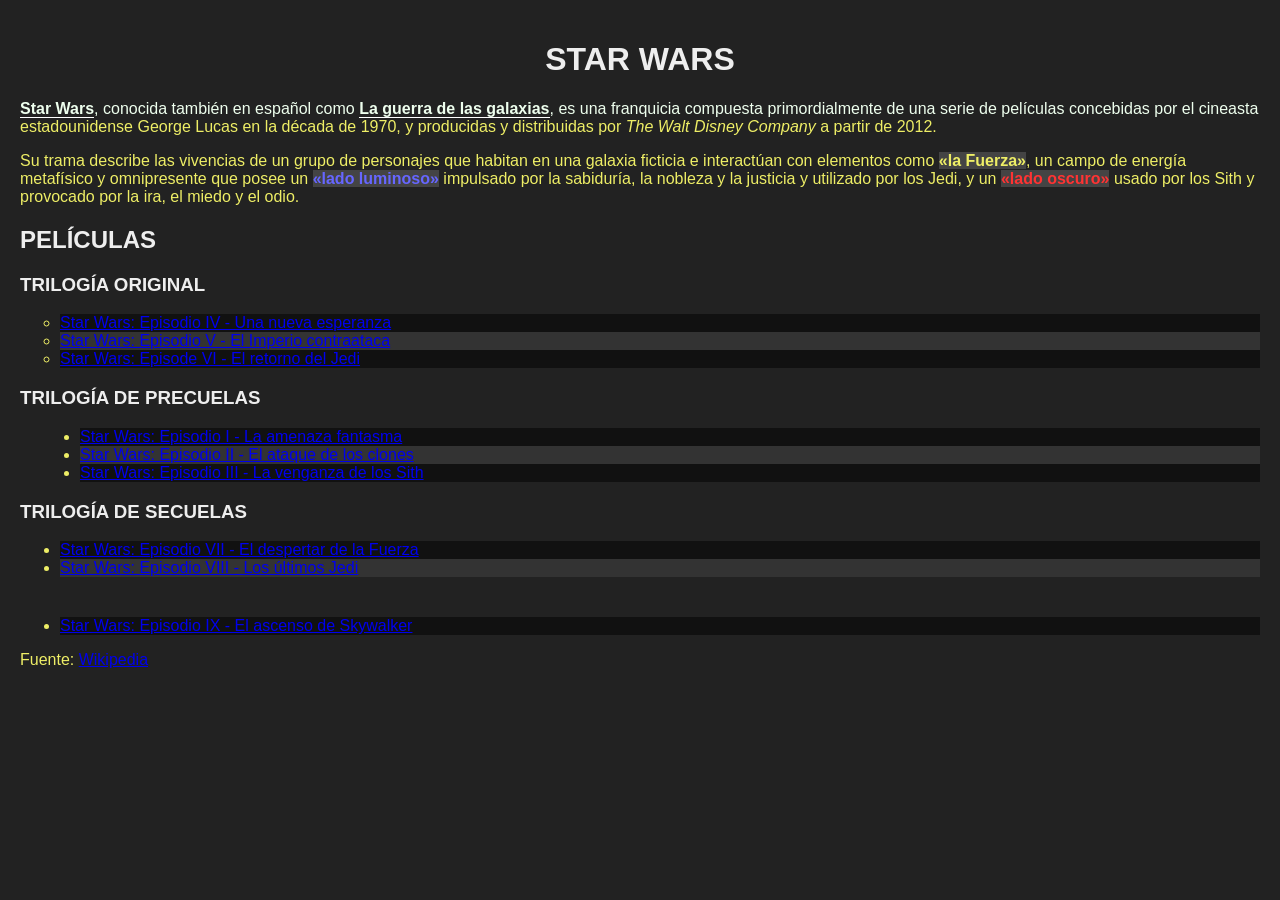
<file: tp-2/index.html>
<!DOCTYPE html>
<html>
<head>
    <meta charset="utf-8">
    <meta name="viewport" content="width=device-width, initial-scale=1">
    <title>TP2 - Selectores CSS</title>
    <link rel="stylesheet" href="estilos.css">
</head>
<body>
    <h1>Star Wars</h1>
    <p><strong>Star Wars</strong>, conocida también en español como <strong>La guerra de las galaxias</strong>, es una franquicia compuesta primordialmente de una serie de películas concebidas por el cineasta estadounidense George Lucas en la década de 1970, y producidas y distribuidas por <a>The Walt Disney Company</a> a partir de 2012.</p>
    <p>Su trama describe las vivencias de un grupo de personajes que habitan en una galaxia ficticia e interactúan con elementos como <span class="the-force">«la Fuerza»</span>, un campo de energía metafísico y omnipresente que posee un <span class="the-force light-side">«lado luminoso»</span> impulsado por la sabiduría, la nobleza y la justicia y utilizado por los Jedi, y un <span class="the-force dark-side">«lado oscuro»</span> usado por los Sith y provocado por la ira, el miedo y el odio.</p>
    <h2>Películas</h2>
    <h3>Trilogía Original</h3>
    <ul id="og-trilogy" class="movies-list">
        <li><a href="https://es.wikipedia.org/wiki/Star_Wars:_Episodio_IV_-_Una_nueva_esperanza">Star Wars: Episodio IV - Una nueva esperanza</a></li>
        <li><a href="https://es.wikipedia.org/wiki/Star_Wars:_Episodio_V_-_El_Imperio_contraataca">Star Wars: Episodio V - El Imperio contraataca</a></li>
        <li><a href="https://es.wikipedia.org/wiki/Star_Wars:_Episode_VI_-_Return_of_the_Jedi">Star Wars: Episode VI - El retorno del Jedi</a></li>
    </ul>
    <h3>Trilogía de precuelas</h3>
    <ul id="ep-pre" class="movies-list">
        <li ><a href="https://es.wikipedia.org/wiki/Star_Wars:_Episodio_I_-_La_amenaza_fantasma">Star Wars: Episodio I - La amenaza fantasma</a></li>
        <li ><a href="https://es.wikipedia.org/wiki/Star_Wars:_Episodio_II_-_El_ataque_de_los_clones">Star Wars: Episodio II - El ataque de los clones</a></li>
        <li ><a href="https://es.wikipedia.org/wiki/Star_Wars:_Episodio_III_-_La_venganza_de_los_Sith">Star Wars: Episodio III - La venganza de los Sith</a></li>
    </ul>
    <h3>Trilogía de secuelas</h3>
    <ul class="movies-list">
        <li><a href="https://es.wikipedia.org/wiki/Star_Wars:_Episodio_VII_-_El_despertar_de_la_Fuerza">Star Wars: Episodio VII - El despertar de la Fuerza</a></li>
        <li><a href="https://es.wikipedia.org/wiki/Star_Wars:_Episodio_VIII_-_Los_últimos_Jedi">Star Wars: Episodio VIII - Los últimos Jedi</a></li>
        <li id="el_ascenso"><a href="https://es.wikipedia.org/wiki/Star_Wars:_Episodio_IX_-_El_ascenso_de_Skywalker">Star Wars: Episodio IX - El ascenso de Skywalker</a></li>
    </ul>
    <p>Fuente: <a href="https://es.wikipedia.org/wiki/Star_Wars">Wikipedia</a></p>
</body>
</html>
</file>
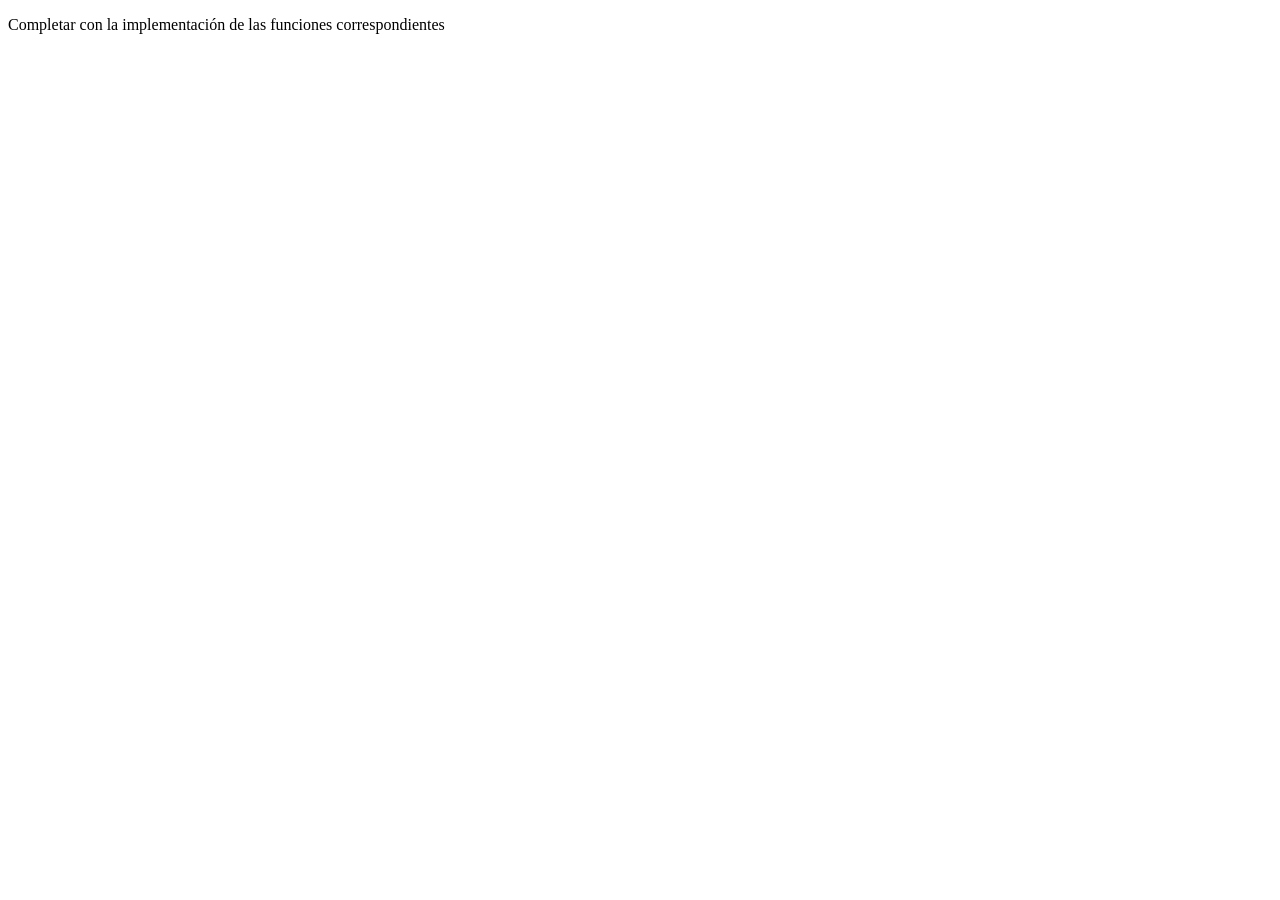
<file: tp-8/index.html>
<!DOCTYPE html>
<html>

<head>
	<meta charset="utf-8">
	<meta name="viewport" content="width=device-width, initial-scale=1">
	<title>TP-8: Funciones en JavaScript</title>
</head>

<body>

<p>Completar con la implementación de las funciones correspondientes</p>

<script type="text/javascript">

// Numeros

// 1- Implementar una función "suma" que retorne la suma de 2 numeros
// ejemplo: suma(2,3) retorna 5

function suma(num1, num2) {
    return num1 + num2;
}

console.log("Resultados de suma():")
console.log(suma(2,3));
console.log(suma(4,4));
console.log(suma(-10,10));


// 2- Implementar una función "elevarAlCubo" que eleve al cubo un numero
// ejemplo: elevarAlCubo(3) retorna 27

function elevarAlCubo(numero) {
    return numero ** 3;
}

console.log("Resultados de elevarAlCubo():")
console.log(elevarAlCubo(3));
console.log(elevarAlCubo(99));


// 3- Implementar una función "restoDivisionEntera" para devolver el resto de una división entera entre un dividendo y un divisor
// ejemplo: restoDivisionEntera(3,2) retorna 1

let restoDivisionEntera = function(dividendo, divisor) {
    return dividendo % divisor;
}

console.log("Resultados de restoDivisionEntera():")
console.log(restoDivisionEntera(1,3));
console.log(restoDivisionEntera(2,3));
console.log(restoDivisionEntera(3,3));
console.log(restoDivisionEntera(4,3));


// 4- Implementar una función "numeroPi" para devolver el numero PI
// ejemplo: numeroPi() retorna 3,14...

function numeroPi() {
    return Math.PI;
}

console.log("Resultado de numeroPi():")
console.log(numeroPi())


// 5- Implementar una función "numeroRandom" para devolver un número random (aleatorio)
// ejemplo: numeroRandom() retorna 0,123...

let numeroRandom = () => {
    return Math.random();
}

console.log("Resultados de numeroRandom():")
console.log(numeroRandom())
console.log(numeroRandom())
console.log(numeroRandom())


// 6- Implementar una función "numeroRandomDesdeHasta" para devolver un número random entre 2 valores recibidos como parámetros
// ejemplo: numeroRandomDesdeHasta(1,6) retorna 3

function numeroRandomDesdeHasta(min, max) {
    return Math.random() * (max - min) + min;
}

console.log("Resultados de numeroRandomDesdeHasta():")
console.log(numeroRandomDesdeHasta(1,6))
console.log(numeroRandomDesdeHasta(2,5))
console.log(numeroRandomDesdeHasta(3,4))


// 7- Implementar una función "esPar" que reciba un número como parámetro y devuelva verdadero si el número es par, o falso si es impar
// ejemplo: esPar(4) retorna true, esPar(5) retorna false

function esPar(numero) {

    if(numero % 2 == 0) {
        return true;
    } else {
        return false;
    }

}

console.log("Resultados de esPar():")
console.log(esPar(4));
console.log(esPar(5));
console.log(esPar(0));
console.log(esPar(-2));


// 8- Implementar una función "esPositivo" que reciba un número y devuelva true si el número es positivo, o false si es negativo o cero
// ejemplo: esPositivo(4) retorna true, esPositivo(-3) retorna false

let esPositivo = function(numero) {

    if(numero > 0) {
        return true;
    } else {
        return false;
    }

}

console.log("Resultados de esPositivo():")
console.log(esPositivo(4));
console.log(esPositivo(-3));
console.log(esPositivo(0));


// 9- Implementar una función "clasificarNumero" que reciba un número y retorne un mensaje indicando si el número es par o impar, y si es positivo o negativo
// ejemplo: clasificarNumero(4) retorna "El número 4 es par y positivo."
// ejemplo: clasificarNumero(-3) retorna "El número -3 es impar y negativo."

let clasificarNumero = (numero) => {

    let tipo = "";
    let signo = "";

    if(numero % 2 == 0) {
        tipo = "par";
    } else {
        tipo = "impar";
    }

    if(numero > 0) {
        signo = "positivo";
    } else {
        signo = "no positivo";
    }

    return "El número " + numero + " es " + tipo + " y " + signo + ".";

}

console.log("Resultados de clasificarNumero():")
console.log(clasificarNumero(4));
console.log(clasificarNumero(-3));
console.log(clasificarNumero(0));


// Cadenas de Caracteres

// 10- Implementar una función "transformarMayuscula" que transforme a mayúscula la cadena de caracteres recibida como parámetro
// ejemplo: transformarMayuscula("Plataformas Móviles") retorna "PLATAFORMAS MÓVILES"

function transformarMayuscula(texto) {
    return texto.toUpperCase();
}

console.log("Resultados de transformarMayuscula():")
console.log(transformarMayuscula("Plataformas Móviles"))
console.log(transformarMayuscula("hola mundo"))
console.log(transformarMayuscula("abc"))


// 11- Implementar una función "primeraLetra" que nos devuelva la inicial de la cadena de caracteres recibida como parámetro
// ejemplo: primeraLetra("Plataformas") retorna "P"

function primeraLetra(texto) {
    return texto[0];
}

console.log("Resultados de primeraLetra():")
console.log(primeraLetra("Plataformas Móviles"))
console.log(primeraLetra("hola mundo"))
console.log(primeraLetra("abc"))


// 12- Implementar una función "sinPrimeraLetra" que nos devuelva la cadena de caracteres recibida como parámetro sin la primera letra
// ejemplo: sinPrimeraLetra("Plataformas") retorna "lataformas"

let sinPrimeraLetra = function(texto) {
    return texto.slice(1);
}

console.log("Resultados de sinPrimeraLetra():")
console.log(sinPrimeraLetra("Plataformas Móviles"))
console.log(sinPrimeraLetra("hola mundo"))
console.log(sinPrimeraLetra("abc"))


// 13- Implementar una función "primeraLetraMayuscula" que devuelve la cadena de caracteres recibida, pero  con su primera letra en mayúscula
// ejemplo: primeraLetraMayuscula("plataformas") retorna "Plataformas"

let primeraLetraMayuscula = (texto) => {

    return texto[0].toUpperCase() + texto.slice(1);

}

console.log("Resultados de primeraLetraMayuscula():")
console.log(primeraLetraMayuscula("plataformas móviles"))
console.log(primeraLetraMayuscula("hola mundo"))
console.log(primeraLetraMayuscula("abc"))


// 14- Implementar una función "terminaCon" que devuelve verdadero o falso si la palabra termina con la terminación recibida
// ejemplo: terminaCon("plataformas", "mas") retorna true


function terminaCon(palabra, terminacion) {

    return palabra.endsWith(terminacion);

}

console.log("Resultados de terminaCon():")
console.log(terminaCon("hola", "a"));
console.log(terminaCon("hola", "o"));
console.log(terminaCon("plataformas", "mas"));
console.log(terminaCon("plataformas", "más"));


// 15- Implementar una función "palabraInvertida" que devuelva la palabra invertida
// ejemplo: palabraInvertida("hola") retorna "aloh";

let palabraInvertida = function(palabra) {

    return palabra.split("").reverse().join("");

}

console.log("Resultados de palabraInvertida():")
console.log(palabraInvertida("plataformas móviles"))
console.log(palabraInvertida("hola mundo"))
console.log(palabraInvertida("abc"))

</script>

</body>
</html>
</file>
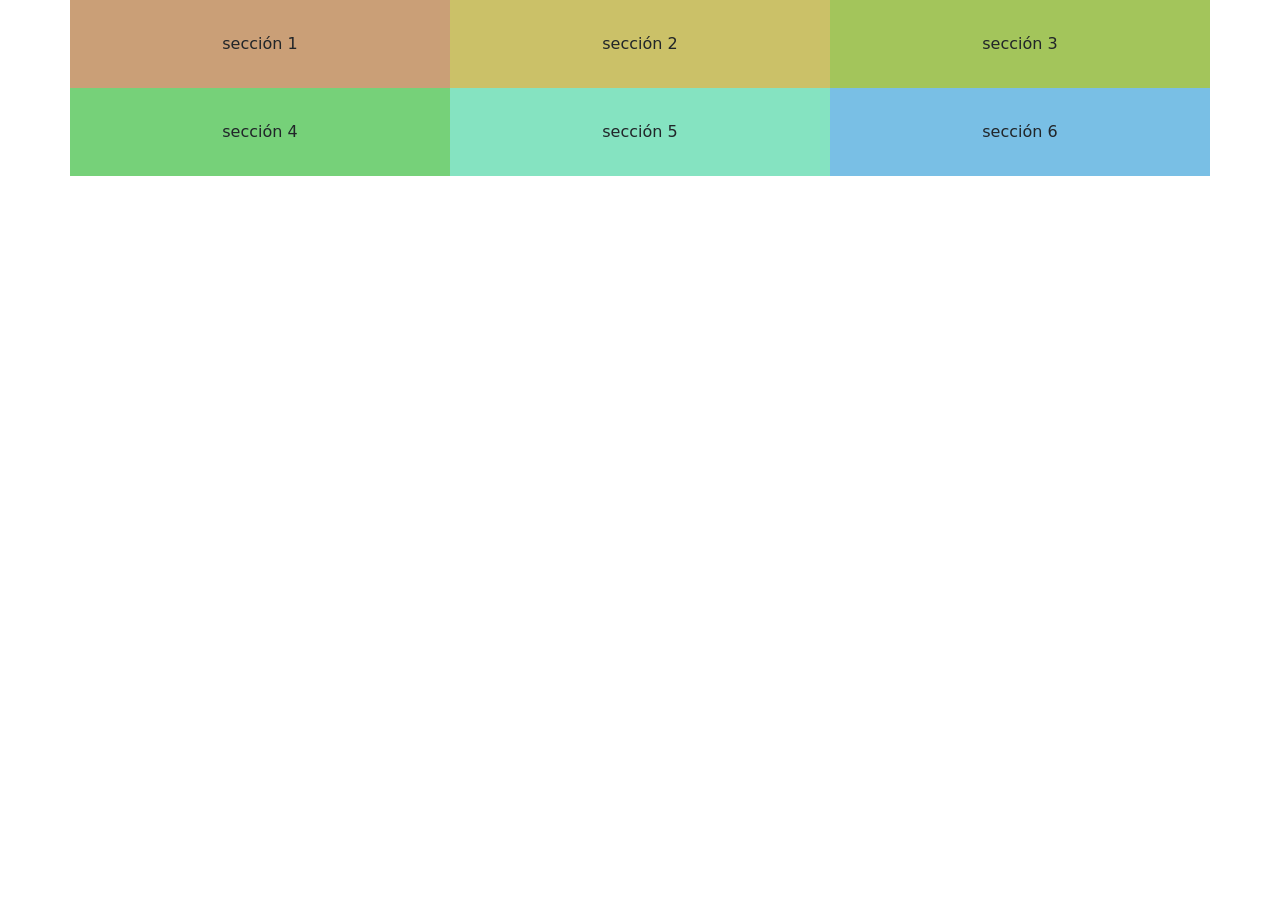
<file: tp-6/layout-1.html>
<!DOCTYPE html>
<html lang="es">
<head>
    <meta charset="UTF-8">
    <meta http-equiv="X-UA-Compatible" content="IE=edge">
    <meta name="viewport" content="width=device-width, initial-scale=1.0">
    <title>Layout N</title>
     <link rel="stylesheet" href="css/bootstrap.min.css">
    <style>
        .content {padding: 2em 0.5em; text-align: center;}
        .s1 {background-color: #ca9f77;}
        .s2 {background-color: #cbc168;}
        .s3 {background-color: #a3c55b;}
        .s4 {background-color: #76d179;}
        .s5 {background-color: #85e3c1;}
        .s6 {background-color: #79bfe5;}
    </style>
</head>
<body>
    <div class="container-sm g-0">
        <div class="row g-0">
             <div class="col-12 col-md-6 col-lg-4">
                <div class="content s1">sección 1</div>
            </div>

             <div class="col-12 col-md-6 col-lg-4">
                <div class="content s2">sección 2</div>
            </div>

            <div class="col-12 col-md-6 col-lg-4">
                <div class="content s3">sección 3</div>
            </div>

             <div class="col-12 col-md-6 col-lg-4">
                <div class="content s4">sección 4</div>
            </div>

                 <div class="col-12 col-md-6 col-lg-4">
                <div class="content s5">sección 5</div>
            </div>
             <div class="col-12 col-md-6 col-lg-4">
                <div class="content s6">sección 6</div>
            </div>
            
        </div>
    </div>
       <script src="js/bootstrap.bundle.min.js"></script>
</body>
</html>
</file>
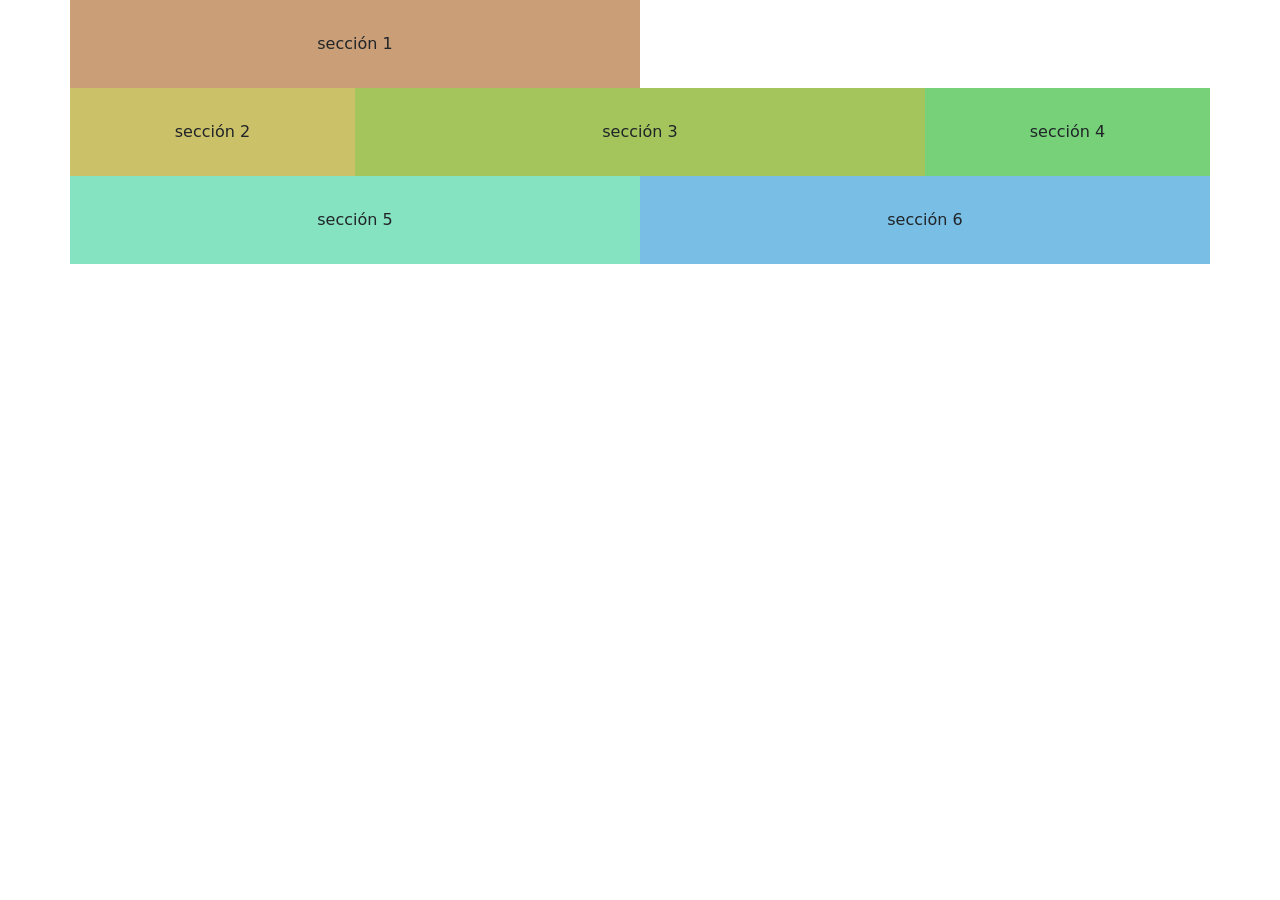
<file: tp-6/Layout-2.html>
<!DOCTYPE html>
<html lang="es">
<head>
    <meta charset="UTF-8">
    <meta http-equiv="X-UA-Compatible" content="IE=edge">
    <meta name="viewport" content="width=device-width, initial-scale=1.0">
    <title>Layout N</title>
     <link rel="stylesheet" href="css/bootstrap.min.css">
    <style>
        .content {padding: 2em 0.5em; text-align: center;}
        .s1 {background-color: #ca9f77;}
        .s2 {background-color: #cbc168;}
        .s3 {background-color: #a3c55b;}
        .s4 {background-color: #76d179;}
        .s5 {background-color: #85e3c1;}
        .s6 {background-color: #79bfe5;}
    </style>
</head>
<body>
    <div class="container-sm g-0">
        <div class="row g-0">
             <div class="col-12 col-md-6 col-lg-6">
                <div class="content s1">sección 1</div>
            </div>
        </div>

        <div class="row g-0">
             <div class="col-12 col-md-4 col-lg-3">
                <div class="content s2">sección 2</div>
            </div>

            <div class="col-12 col-md-4 col-lg-6">
                <div class="content s3">sección 3</div>
            </div>

             <div class="col-12 col-md-4 col-lg-3">
                <div class="content s4">sección 4</div>
            </div>

              <div class="col-6 col-md-6 col-lg-6">
                <div class="content s5">sección 5</div>
            </div>
             <div class="col-6 col-md-6 col-lg-6">
                <div class="content s6">sección 6</div>
            </div>
            
        </div>
    </div>
       <script src="js/bootstrap.bundle.min.js"></script>
</body>
</html>
</file>
<file: tp-16/css/style.css>
.imagen-pokemon {
    width: 150px;
    height: 150px;
    object-fit: contain;
    margin: 10px auto;
}

.card {
    transition: transform 0.2s;
}

.card:hover {
    transform: scale(1.03);
}
</file>
<file: tp-2/estilos.css>
/* 1. (color #ee6 #eeee66 - amarillo verdoso claro) */
body {
    background-color: #222;
    color: #ee6;
    margin: 0;
    padding: 20px;
    font-family: Arial, Helvetica, sans-serif; 
}

/* 2. Centrar el título principal */
h1 {
    text-align: center;
}

/* 3.fuente sans-serif */
p {
    font-family: sans-serif;
}

/* 4.color #eee */
h1, h2, h3 {
    color: #eee;
}

/* 5. Borde  blanco */
strong {
    border-bottom: 1px solid white;
}

/* 6. Fondo gris #444 y negrita */
.the-force {
    background-color: #444;
    font-weight: bold;
}

/* 7. Colores para light-side y dark-side */
.the-force.light-side {
    color: #66f;     
}

.the-force.dark-side {
    color: #f33;       
}

/* 8. List-style circle*/
#og-trilogy {
    list-style-type: circle;
}

/* 9. Padding-left  */
#ep-pre {
    padding-left: 60px;   
}


/* 10. Margin-top */
.movies-list:last-of-type li:last-child {
    margin-top: 15px;     
}

/* ────────────── */
/* Bonus Tracks  */
/* ─────────── */

/* 11.títulos en mayúsculas */
h1, h2, h3 {
    text-transform: uppercase;
}

/* 12. Primera línea del primer párrafo en #efe  */
p:first-of-type::first-line {
    color: #efe;
}

/* 13. Título principal cambia de color al hover */
h1:hover {
    color: #ffeb3b;      
}

/* 14. Links visitados en gris */
a:visited {
    color: #999;
}

/* 15. Links sin href */
a:not([href]) {
    font-style: italic;
}

/* 16. Fondo alternado en los <li> de TODOS los .movies-list */
.movies-list li:nth-child(odd) {
    background-color: #111;
}

.movies-list li:nth-child(even) {
    background-color: #333;
}
#el_ascenso{
    margin-top: 40px;

}
</file>
